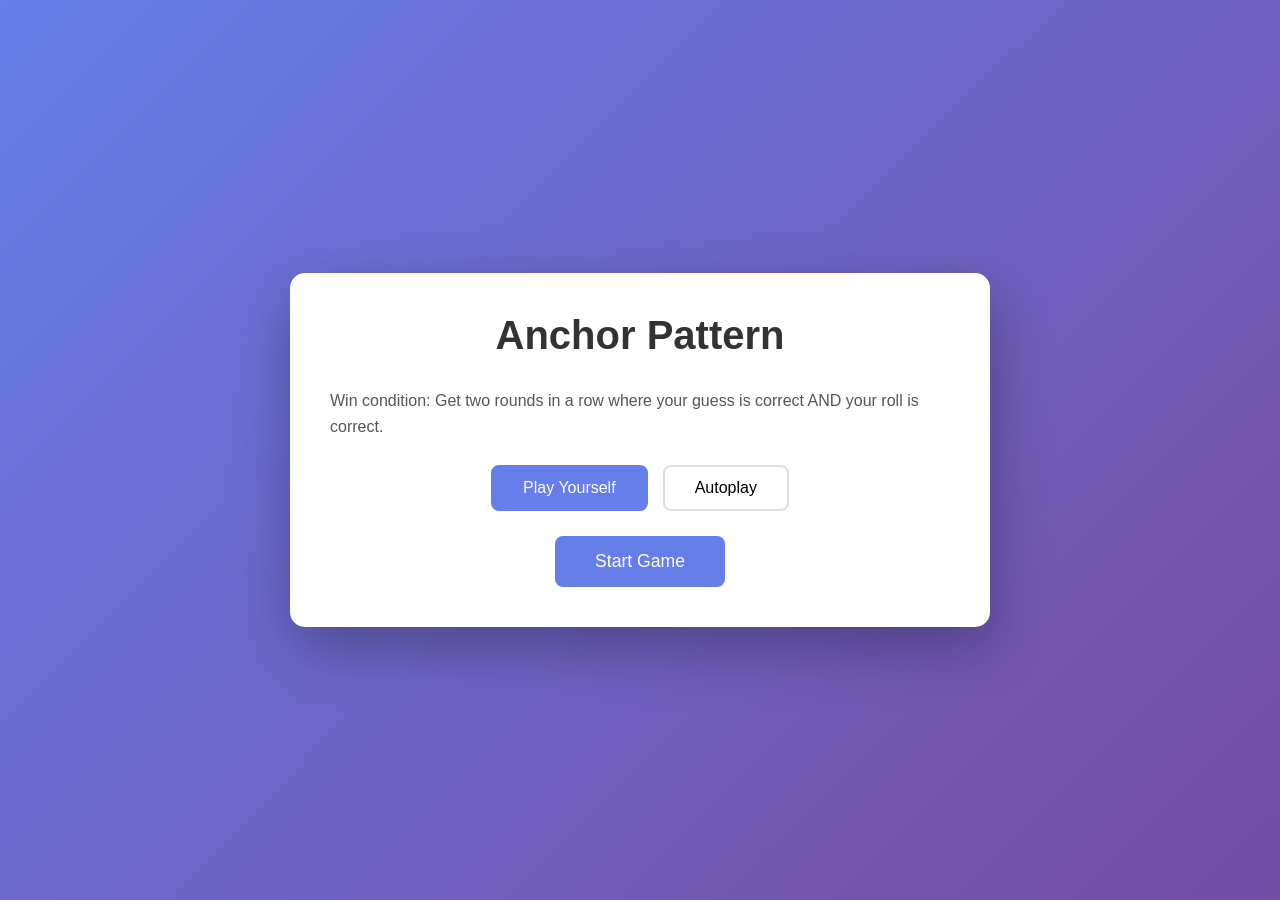
<file: index.html>
<!DOCTYPE html>
<html lang="en">
<head>
    <meta charset="UTF-8">
    <meta name="viewport" content="width=device-width, initial-scale=1.0">
    <title>Anchor Pattern Game</title>
    <link rel="stylesheet" href="styles.css">
</head>
<body>
    <div class="container">
        <h1>Anchor Pattern</h1>
        <div id="game-setup" class="game-section">
            <p>Win condition: Get two rounds in a row where your guess is correct AND your roll is correct.</p>
            <div class="mode-selector">
                <button id="manual-btn" class="mode-btn active">Play Yourself</button>
                <button id="autoplay-btn" class="mode-btn">Autoplay</button>
            </div>
            <button id="start-btn" class="start-btn">Start Game</button>
        </div>

        <div id="game-board" class="game-section hidden">
            <div id="round-info" class="round-info">
                <h2>Round <span id="round-number">1</span></h2>
                <p><strong>Win Streak:</strong> <span id="streak">0</span>/2</p>
            </div>

            <div class="rolls">
                <div class="roll-box">
                    <div class="roll-value" id="anchor-roll">-</div>
                    <p>Anchor Roll</p>
                </div>
                <div class="roll-box">
                    <div class="roll-value" id="pattern-roll">-</div>
                    <p>Pattern-setter Roll</p>
                </div>
            </div>

            <div id="guess-section" class="guess-section">
                <p><strong>What is your guess for the third value (1-6)?</strong></p>
                <div class="guess-buttons">
                    <button class="guess-btn" data-value="1">1</button>
                    <button class="guess-btn" data-value="2">2</button>
                    <button class="guess-btn" data-value="3">3</button>
                    <button class="guess-btn" data-value="4">4</button>
                    <button class="guess-btn" data-value="5">5</button>
                    <button class="guess-btn" data-value="6">6</button>
                </div>
                <div id="autoplay-guess" class="hidden">
                    <p>Autoplay guess: <strong id="autoplay-value">-</strong></p>
                    <button id="continue-autoplay" class="continue-btn">Continue</button>
                </div>
            </div>

            <div id="feedback-section" class="feedback-section hidden">
                <div class="third-roll">
                    <div class="roll-value" id="third-roll">-</div>
                    <p>Your Third Roll</p>
                </div>
                <p id="feedback-message" class="feedback-message"></p>
                <p id="remaining-theories" class="theories-text"></p>
                <button id="next-round-btn" class="continue-btn">Next Round</button>
            </div>
        </div>

        <div id="game-over" class="game-section hidden">
            <h2>🎉 Victory!</h2>
            <p id="victory-message"></p>
            <p id="final-rotation" class="final-text"></p>
            <p id="final-offset" class="final-text"></p>
            <button id="play-again-btn" class="start-btn">Play Again</button>
        </div>
    </div>

    <script src="game.js"></script>
</body>
</html>
</file>
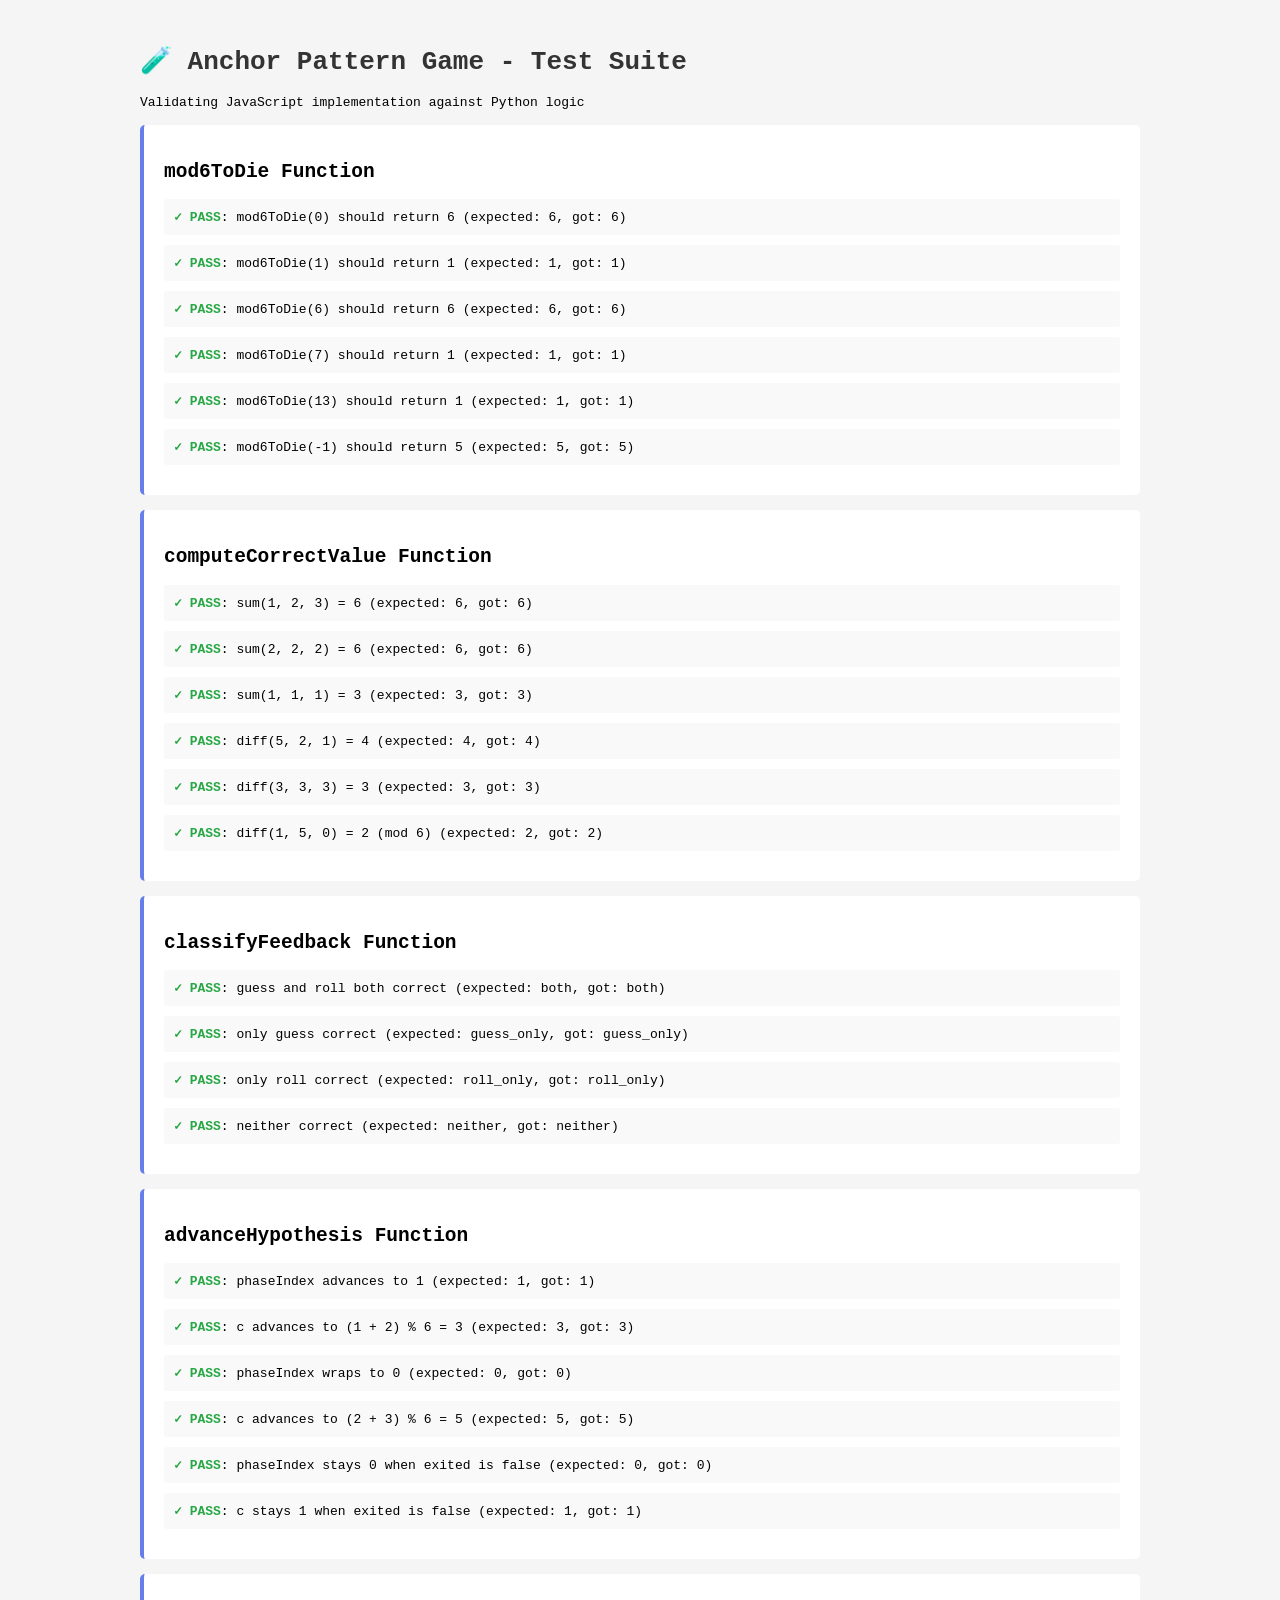
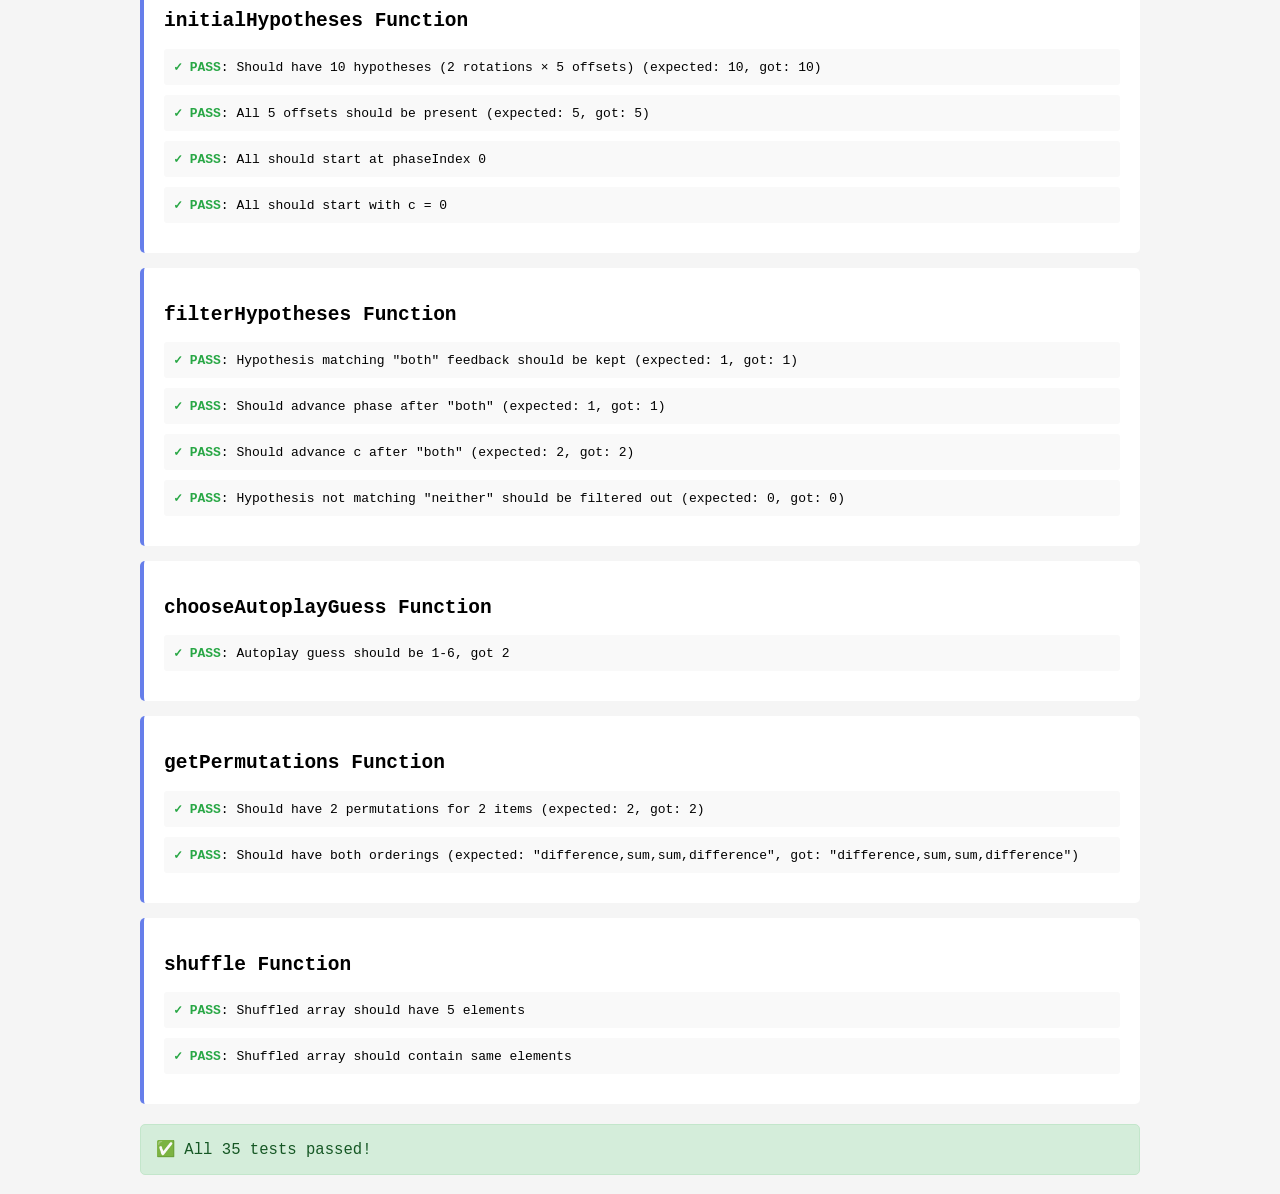
<file: test.html>
<!DOCTYPE html>
<html lang="en">
<head>
    <meta charset="UTF-8">
    <meta name="viewport" content="width=device-width, initial-scale=1.0">
    <title>Anchor Pattern - Test Suite</title>
    <style>
        body {
            font-family: monospace;
            padding: 20px;
            background: #f5f5f5;
        }
        .test-container {
            max-width: 1000px;
            margin: 0 auto;
        }
        h1 {
            color: #333;
        }
        .test-group {
            background: white;
            padding: 20px;
            margin: 15px 0;
            border-radius: 5px;
            border-left: 4px solid #667eea;
        }
        .test-case {
            margin: 10px 0;
            padding: 10px;
            background: #f9f9f9;
            border-radius: 3px;
        }
        .pass {
            color: #28a745;
            font-weight: bold;
        }
        .fail {
            color: #dc3545;
            font-weight: bold;
        }
        .summary {
            padding: 15px;
            margin: 20px 0;
            border-radius: 5px;
            font-size: 1.2em;
        }
        .summary.all-pass {
            background: #d4edda;
            border: 1px solid #c3e6cb;
            color: #155724;
        }
        .summary.has-fail {
            background: #f8d7da;
            border: 1px solid #f5c6cb;
            color: #721c24;
        }
        code {
            background: #eee;
            padding: 2px 5px;
            border-radius: 3px;
        }
    </style>
</head>
<body>
    <div class="test-container">
        <h1>🧪 Anchor Pattern Game - Test Suite</h1>
        <p>Validating JavaScript implementation against Python logic</p>
        
        <div id="results"></div>
    </div>

    <script src="game.js"></script>
    <script>
        let passCount = 0;
        let failCount = 0;

        function assert(condition, message) {
            if (condition) {
                console.log(`✓ ${message}`);
                passCount++;
                return `<div class="test-case"><span class="pass">✓ PASS</span>: ${message}</div>`;
            } else {
                console.error(`✗ ${message}`);
                failCount++;
                return `<div class="test-case"><span class="fail">✗ FAIL</span>: ${message}</div>`;
            }
        }

        function assertEquals(actual, expected, message) {
            const pass = actual === expected;
            const displayMsg = `${message} (expected: ${expected}, got: ${actual})`;
            return assert(pass, displayMsg);
        }

        function deepEquals(obj1, obj2, message) {
            const pass = JSON.stringify(obj1) === JSON.stringify(obj2);
            const displayMsg = `${message} (expected: ${JSON.stringify(obj2)}, got: ${JSON.stringify(obj1)})`;
            return assert(pass, displayMsg);
        }

        let html = '';

        // Test mod6ToDie
        html += '<div class="test-group"><h2>mod6ToDie Function</h2>';
        html += assertEquals(mod6ToDie(0), 6, 'mod6ToDie(0) should return 6');
        html += assertEquals(mod6ToDie(1), 1, 'mod6ToDie(1) should return 1');
        html += assertEquals(mod6ToDie(6), 6, 'mod6ToDie(6) should return 6');
        html += assertEquals(mod6ToDie(7), 1, 'mod6ToDie(7) should return 1');
        html += assertEquals(mod6ToDie(13), 1, 'mod6ToDie(13) should return 1');
        html += assertEquals(mod6ToDie(-1), 5, 'mod6ToDie(-1) should return 5');
        html += '</div>';

        // Test computeCorrectValue
        html += '<div class="test-group"><h2>computeCorrectValue Function</h2>';
        html += assertEquals(computeCorrectValue("sum", 1, 2, 3), 6, 'sum(1, 2, 3) = 6');
        html += assertEquals(computeCorrectValue("sum", 2, 2, 2), 6, 'sum(2, 2, 2) = 6');
        html += assertEquals(computeCorrectValue("sum", 1, 1, 1), 3, 'sum(1, 1, 1) = 3');
        html += assertEquals(computeCorrectValue("difference", 5, 2, 1), 4, 'diff(5, 2, 1) = 4');
        html += assertEquals(computeCorrectValue("difference", 3, 3, 3), 3, 'diff(3, 3, 3) = 3');
        html += assertEquals(computeCorrectValue("difference", 1, 5, 0), 2, 'diff(1, 5, 0) = 2 (mod 6)');
        html += '</div>';

        // Test classifyFeedback
        html += '<div class="test-group"><h2>classifyFeedback Function</h2>';
        html += assertEquals(classifyFeedback(3, 3, 3), "both", 'guess and roll both correct');
        html += assertEquals(classifyFeedback(3, 3, 4), "guess_only", 'only guess correct');
        html += assertEquals(classifyFeedback(3, 4, 3), "roll_only", 'only roll correct');
        html += assertEquals(classifyFeedback(3, 4, 5), "neither", 'neither correct');
        html += '</div>';

        // Test advanceHypothesis
        html += '<div class="test-group"><h2>advanceHypothesis Function</h2>';
        const hyp1 = new Hypothesis(["sum", "difference"], 2, 0, 1);
        const advanced1 = advanceHypothesis(hyp1, true);
        html += assertEquals(advanced1.phaseIndex, 1, 'phaseIndex advances to 1');
        html += assertEquals(advanced1.c, 3, 'c advances to (1 + 2) % 6 = 3');
        
        const hyp2 = new Hypothesis(["sum", "difference"], 3, 1, 2);
        const advanced2 = advanceHypothesis(hyp2, true);
        html += assertEquals(advanced2.phaseIndex, 0, 'phaseIndex wraps to 0');
        html += assertEquals(advanced2.c, 5, 'c advances to (2 + 3) % 6 = 5');
        
        const hyp3 = new Hypothesis(["sum", "difference"], 2, 0, 1);
        const notAdvanced = advanceHypothesis(hyp3, false);
        html += assertEquals(notAdvanced.phaseIndex, 0, 'phaseIndex stays 0 when exited is false');
        html += assertEquals(notAdvanced.c, 1, 'c stays 1 when exited is false');
        html += '</div>';

        // Test initialHypotheses
        html += '<div class="test-group"><h2>initialHypotheses Function</h2>';
        const hypotheses = initialHypotheses();
        html += assertEquals(hypotheses.length, 10, 'Should have 10 hypotheses (2 rotations × 5 offsets)');
        
        // Check that all offsets 1-5 are represented
        const offsets = new Set(hypotheses.map(h => h.offset));
        html += assertEquals(offsets.size, 5, 'All 5 offsets should be present');
        html += assert(hypotheses.every(h => h.phaseIndex === 0), 'All should start at phaseIndex 0');
        html += assert(hypotheses.every(h => h.c === 0), 'All should start with c = 0');
        html += '</div>';

        // Test filterHypotheses
        html += '<div class="test-group"><h2>filterHypotheses Function</h2>';
        const testHyp = new Hypothesis(["sum", "difference"], 2, 0, 0);
        const testHyps = [testHyp];
        
        // If guess=3, roll=3, and sum(1, 2, 0) = 3, then feedback should be "both"
        const filtered = filterHypotheses(testHyps, 1, 2, 3, 3, "both");
        html += assertEquals(filtered.length, 1, 'Hypothesis matching "both" feedback should be kept');
        html += assertEquals(filtered[0].phaseIndex, 1, 'Should advance phase after "both"');
        html += assertEquals(filtered[0].c, 2, 'Should advance c after "both"');
        
        // Test filtering out non-matching
        const filtered2 = filterHypotheses(testHyps, 1, 2, 3, 3, "neither");
        html += assertEquals(filtered2.length, 0, 'Hypothesis not matching "neither" should be filtered out');
        html += '</div>';

        // Test chooseAutoplayGuess
        html += '<div class="test-group"><h2>chooseAutoplayGuess Function</h2>';
        const hyps = [
            new Hypothesis(["sum", "difference"], 1, 0, 0),
            new Hypothesis(["sum", "difference"], 2, 0, 0)
        ];
        const guess = chooseAutoplayGuess(hyps, 1, 1);
        html += assert([1, 2, 3, 4, 5, 6].includes(guess), `Autoplay guess should be 1-6, got ${guess}`);
        html += '</div>';

        // Test getPermutations
        html += '<div class="test-group"><h2>getPermutations Function</h2>';
        const perms = getPermutations(["sum", "difference"]);
        html += assertEquals(perms.length, 2, 'Should have 2 permutations for 2 items');
        html += deepEquals(perms.sort().join(','), [["difference","sum"],["sum","difference"]].sort().join(','), 'Should have both orderings');
        html += '</div>';

        // Test shuffle doesn't break randomness
        html += '<div class="test-group"><h2>shuffle Function</h2>';
        const original = [1, 2, 3, 4, 5];
        const shuffled = shuffle(original);
        html += assert(shuffled.length === 5, 'Shuffled array should have 5 elements');
        html += assert(shuffled.every(n => [1,2,3,4,5].includes(n)), 'Shuffled array should contain same elements');
        html += '</div>';

        // Summary
        const total = passCount + failCount;
        const summaryClass = failCount === 0 ? 'all-pass' : 'has-fail';
        const summaryText = failCount === 0 
            ? `✅ All ${total} tests passed!` 
            : `❌ ${failCount} of ${total} tests failed`;
        
        html += `<div class="summary ${summaryClass}">${summaryText}</div>`;

        document.getElementById('results').innerHTML = html;
        console.log(`\nTest Summary: ${passCount} passed, ${failCount} failed`);
    </script>
</body>
</html>
</file>
<file: styles.css>
* {
    margin: 0;
    padding: 0;
    box-sizing: border-box;
}

body {
    font-family: 'Segoe UI', Tahoma, Geneva, Verdana, sans-serif;
    background: linear-gradient(135deg, #667eea 0%, #764ba2 100%);
    min-height: 100vh;
    display: flex;
    align-items: center;
    justify-content: center;
    padding: 20px;
}

.container {
    background: white;
    border-radius: 15px;
    box-shadow: 0 20px 60px rgba(0, 0, 0, 0.3);
    padding: 40px;
    max-width: 700px;
    width: 100%;
}

h1 {
    text-align: center;
    color: #333;
    margin-bottom: 30px;
    font-size: 2.5em;
}

h2 {
    color: #667eea;
    margin-bottom: 15px;
}

.game-section {
    display: block;
    animation: fadeIn 0.3s ease-in;
}

.game-section.hidden {
    display: none;
}

/* Hidden utility class - strong override */
.hidden {
    display: none !important;
}

/* Guess section and buttons */
#guess-section {
    display: block;
}

.guess-buttons {
    display: grid;
}

/* Autoplay section */
#autoplay-guess {
    display: none;
}

#autoplay-guess.show {
    display: block;
}

/* Feedback section */
#feedback-section {
    display: none;
}

#feedback-section.show {
    display: block;
}

@keyframes fadeIn {
    from {
        opacity: 0;
        transform: translateY(10px);
    }
    to {
        opacity: 1;
        transform: translateY(0);
    }
}

p {
    color: #555;
    line-height: 1.6;
    margin-bottom: 15px;
}

/* Mode Selector */
.mode-selector {
    display: flex;
    gap: 15px;
    margin: 25px 0;
    justify-content: center;
}

.mode-btn {
    padding: 12px 30px;
    border: 2px solid #ddd;
    background: white;
    border-radius: 8px;
    cursor: pointer;
    font-size: 1em;
    transition: all 0.3s ease;
}

.mode-btn:hover {
    border-color: #667eea;
    color: #667eea;
}

.mode-btn.active {
    background: #667eea;
    color: white;
    border-color: #667eea;
}

/* Buttons */
.start-btn,
.continue-btn {
    display: block;
    margin: 25px auto 0;
    padding: 15px 40px;
    background: #667eea;
    color: white;
    border: none;
    border-radius: 8px;
    font-size: 1.1em;
    cursor: pointer;
    transition: all 0.3s ease;
}

.start-btn:hover,
.continue-btn:hover {
    background: #764ba2;
    transform: translateY(-2px);
    box-shadow: 0 10px 20px rgba(102, 126, 234, 0.3);
}

.start-btn:active,
.continue-btn:active {
    transform: translateY(0);
}

/* Round Info */
.round-info {
    background: #f8f9ff;
    padding: 20px;
    border-radius: 10px;
    margin-bottom: 25px;
    border-left: 4px solid #667eea;
}

.round-info h2 {
    margin: 0 0 10px 0;
}

.round-info p {
    margin: 0;
}

/* Rolls */
.rolls {
    display: flex;
    gap: 20px;
    margin: 25px 0;
    justify-content: center;
}

.roll-box {
    text-align: center;
    padding: 20px;
    background: #f8f9ff;
    border-radius: 10px;
    flex: 1;
    max-width: 150px;
}

.roll-value {
    font-size: 3em;
    font-weight: bold;
    color: #667eea;
    margin-bottom: 10px;
    min-height: 60px;
    display: flex;
    align-items: center;
    justify-content: center;
}

.roll-box p {
    margin: 0;
    font-size: 0.9em;
    color: #999;
}

.third-roll {
    text-align: center;
    padding: 20px;
    background: #fff3cd;
    border-radius: 10px;
    margin-bottom: 20px;
}

/* Guess Section */
.guess-section {
    margin: 30px 0;
}

.guess-section p {
    text-align: center;
    margin-bottom: 20px;
}

.guess-buttons {
    display: grid;
    grid-template-columns: repeat(3, 1fr);
    gap: 10px;
    margin-bottom: 20px;
}

.guess-btn {
    padding: 15px;
    background: #f0f0f0;
    border: 2px solid #ddd;
    border-radius: 8px;
    font-size: 1.2em;
    font-weight: bold;
    cursor: pointer;
    transition: all 0.2s ease;
    color: #333;
}

.guess-btn:hover:not(:disabled) {
    background: #667eea;
    color: white;
    border-color: #667eea;
    transform: scale(1.05);
}

.guess-btn:disabled {
    opacity: 0.5;
    cursor: not-allowed;
}

.guess-btn:active:not(:disabled) {
    transform: scale(0.95);
}

/* Autoplay Guess */
#autoplay-guess {
    text-align: center;
    padding: 20px;
    background: #e8f4f8;
    border-radius: 10px;
    margin-bottom: 20px;
}

#autoplay-guess p {
    margin-bottom: 15px;
}

#autoplay-value {
    color: #667eea;
    font-size: 1.3em;
}

/* Feedback Section */
.feedback-section {
    margin-top: 25px;
    text-align: center;
}

.feedback-message {
    font-size: 1.1em;
    color: #764ba2;
    font-style: italic;
    padding: 15px;
    background: #f0e6ff;
    border-radius: 8px;
    margin: 15px 0;
}

.theories-text {
    font-size: 0.9em;
    color: #999;
    margin-top: 15px !important;
}

/* Game Over */
#game-over {
    text-align: center;
}

#game-over h2 {
    font-size: 2em;
    margin-bottom: 20px;
    color: #667eea;
}

.final-text {
    font-size: 1.05em;
    color: #555;
    margin: 10px 0 !important;
}

/* Responsive Design */
@media (max-width: 600px) {
    .container {
        padding: 25px;
    }

    h1 {
        font-size: 2em;
    }

    .rolls {
        flex-direction: column;
        gap: 15px;
    }

    .roll-box {
        max-width: 100%;
    }

    .guess-buttons {
        grid-template-columns: repeat(2, 1fr);
    }

    .mode-selector {
        flex-direction: column;
    }

    .mode-btn {
        width: 100%;
    }

    .start-btn,
    .continue-btn {
        width: 100%;
        margin-top: 20px;
    }
}

/* Accessibility */
button:focus {
    outline: 3px solid #667eea;
    outline-offset: 2px;
}

button:disabled {
    opacity: 0.5;
    cursor: not-allowed;
}
</file>
